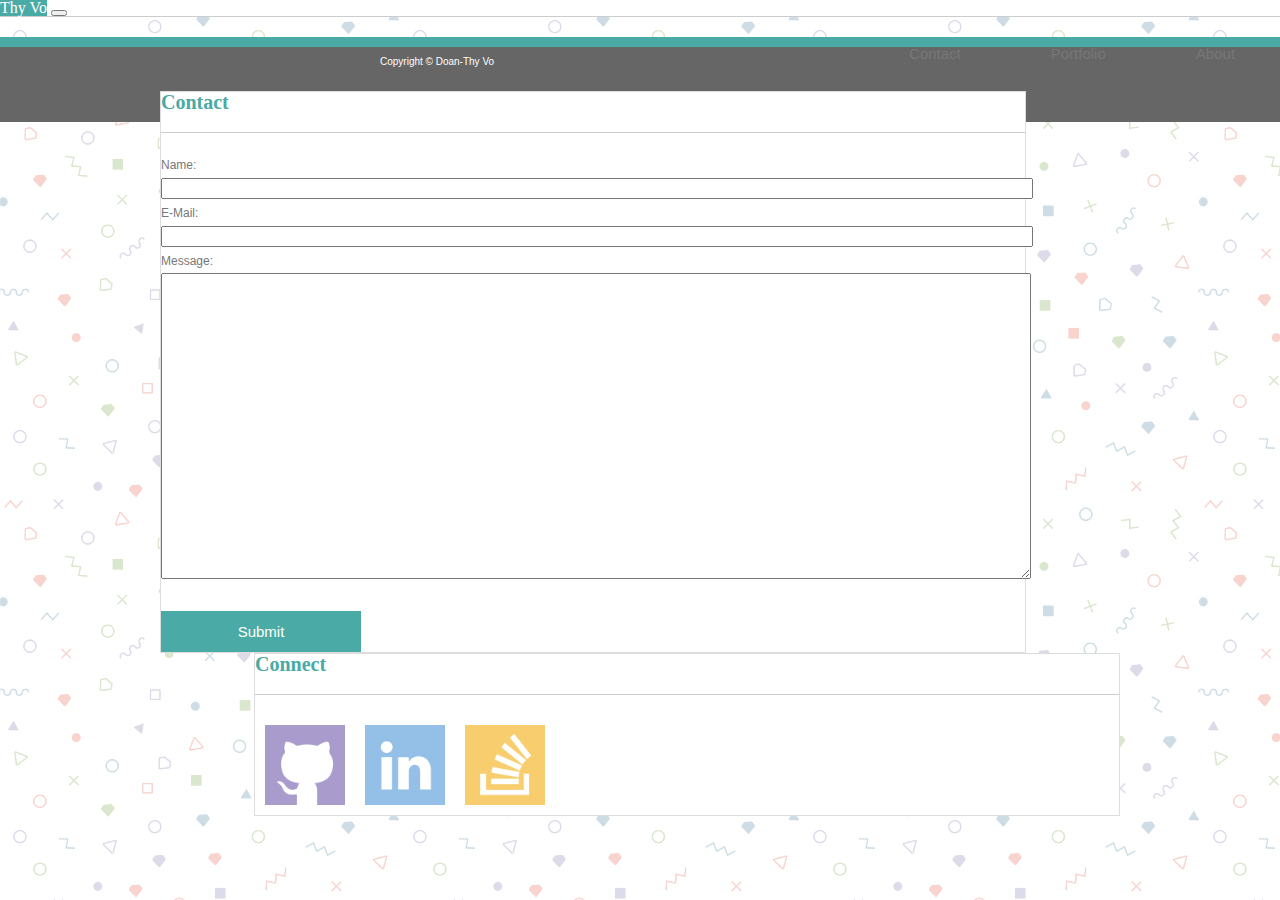
<file: contact.html>
<!DOCTYPE html>
<html lang="en-us">

    <head>
        <title>Thy Vo Portfolio</title>
        <link rel="stylesheet" type="text/css" href="assests/css/reset.css">
        <link rel="stylesheet" href="https://stackpath.bootstrapcdn.com/bootstrap/4.1.0/css/bootstrap.min.css" integrity="sha384-9gVQ4dYFwwWSjIDZnLEWnxCjeSWFphJiwGPXr1jddIhOegiu1FwO5qRGvFXOdJZ4" crossorigin="anonymous">
        <link rel="stylesheet" type="text/css" href="assests/css/style.css">
        <link rel="stylesheet" type="text/css" href="assests/css/style-contact.css">
    </head>
    <header>
            <div class="row justify-content-center">
            <div class="col-md-8 col-12">
            <nav class="navbar navbar-expand-md navbar-light ">
                    <span class="navbar-brand mb-0 h1">Thy Vo</span>
                    <button class="navbar-toggler" type="button" data-toggle="collapse" data-target="#navbarNavDropdown" aria-controls="navbarNavDropdown" aria-expanded="false" aria-label="Toggle navigation">
                      <span class="navbar-toggler-icon"></span>
                    </button>
                    <div class="collapse navbar-collapse" id="navbarNavDropdown">
                      <ul class="navbar-nav">
                            <a class="nav-item nav-link" href="index.html">About</a>
                            <a class="nav-item nav-link" href="portfolio.html">Portfolio</a>
                            <a class="nav-item nav-link" href="contact.html">Contact</a>
                      </ul>
                    </div>
                  </nav>
    </div></div>
    </header>
    
    <body>
        <div class="row container justify-content-center">
            <div class="col-md-8 col-12 contact">
                    
                <div class="contenttitle">
                    Contact
                </div>

                <form>
                    Name:<br>
                    <input type="text" name="name"><br>
                    E-Mail:<br>
                    <input type="text" name="e-mail"><br>
                    Message:<br>
                    <textarea name="message" style="height:300px"></textarea>
                    <br><br>
                    <input class="button" type="submit" value="Submit">
                </form>

            </div>

            <div class="col-md-4 col-12 connect">

                    <div class="contenttitle">
                        Connect
                    </div>

                    <a href="#"><img class="logo" src="assests/images/githublogo.png" alt="Github"></a>
                    <a href="#"><img class="logo" src="assests/images/linkedinlogo.png" alt="LinkedIn"></a>
                    <a href="#"><img class="logo" src="assests/images/stackoverflowlogo.png" alt="Stack Overflow"></a>

            </div>
        </div>
        
   <script src="https://code.jquery.com/jquery-3.3.1.slim.min.js" integrity="sha384-q8i/X+965DzO0rT7abK41JStQIAqVgRVzpbzo5smXKp4YfRvH+8abtTE1Pi6jizo" crossorigin="anonymous"></script>
   <script src="https://cdnjs.cloudflare.com/ajax/libs/popper.js/1.14.0/umd/popper.min.js" integrity="sha384-cs/chFZiN24E4KMATLdqdvsezGxaGsi4hLGOzlXwp5UZB1LY//20VyM2taTB4QvJ" crossorigin="anonymous"></script>
   <script src="https://stackpath.bootstrapcdn.com/bootstrap/4.1.0/js/bootstrap.min.js" integrity="sha384-uefMccjFJAIv6A+rW+L4AHf99KvxDjWSu1z9VI8SKNVmz4sk7buKt/6v9KI65qnm" crossorigin="anonymous"></script>
   </body>

   <footer>
       <div class="row justify-content-center">
       <div class="col-md-8 col-12 footertxt">
       Copyright © Doan-Thy Vo
       </div>    
       </div>
   </footer>
</html>
</file>
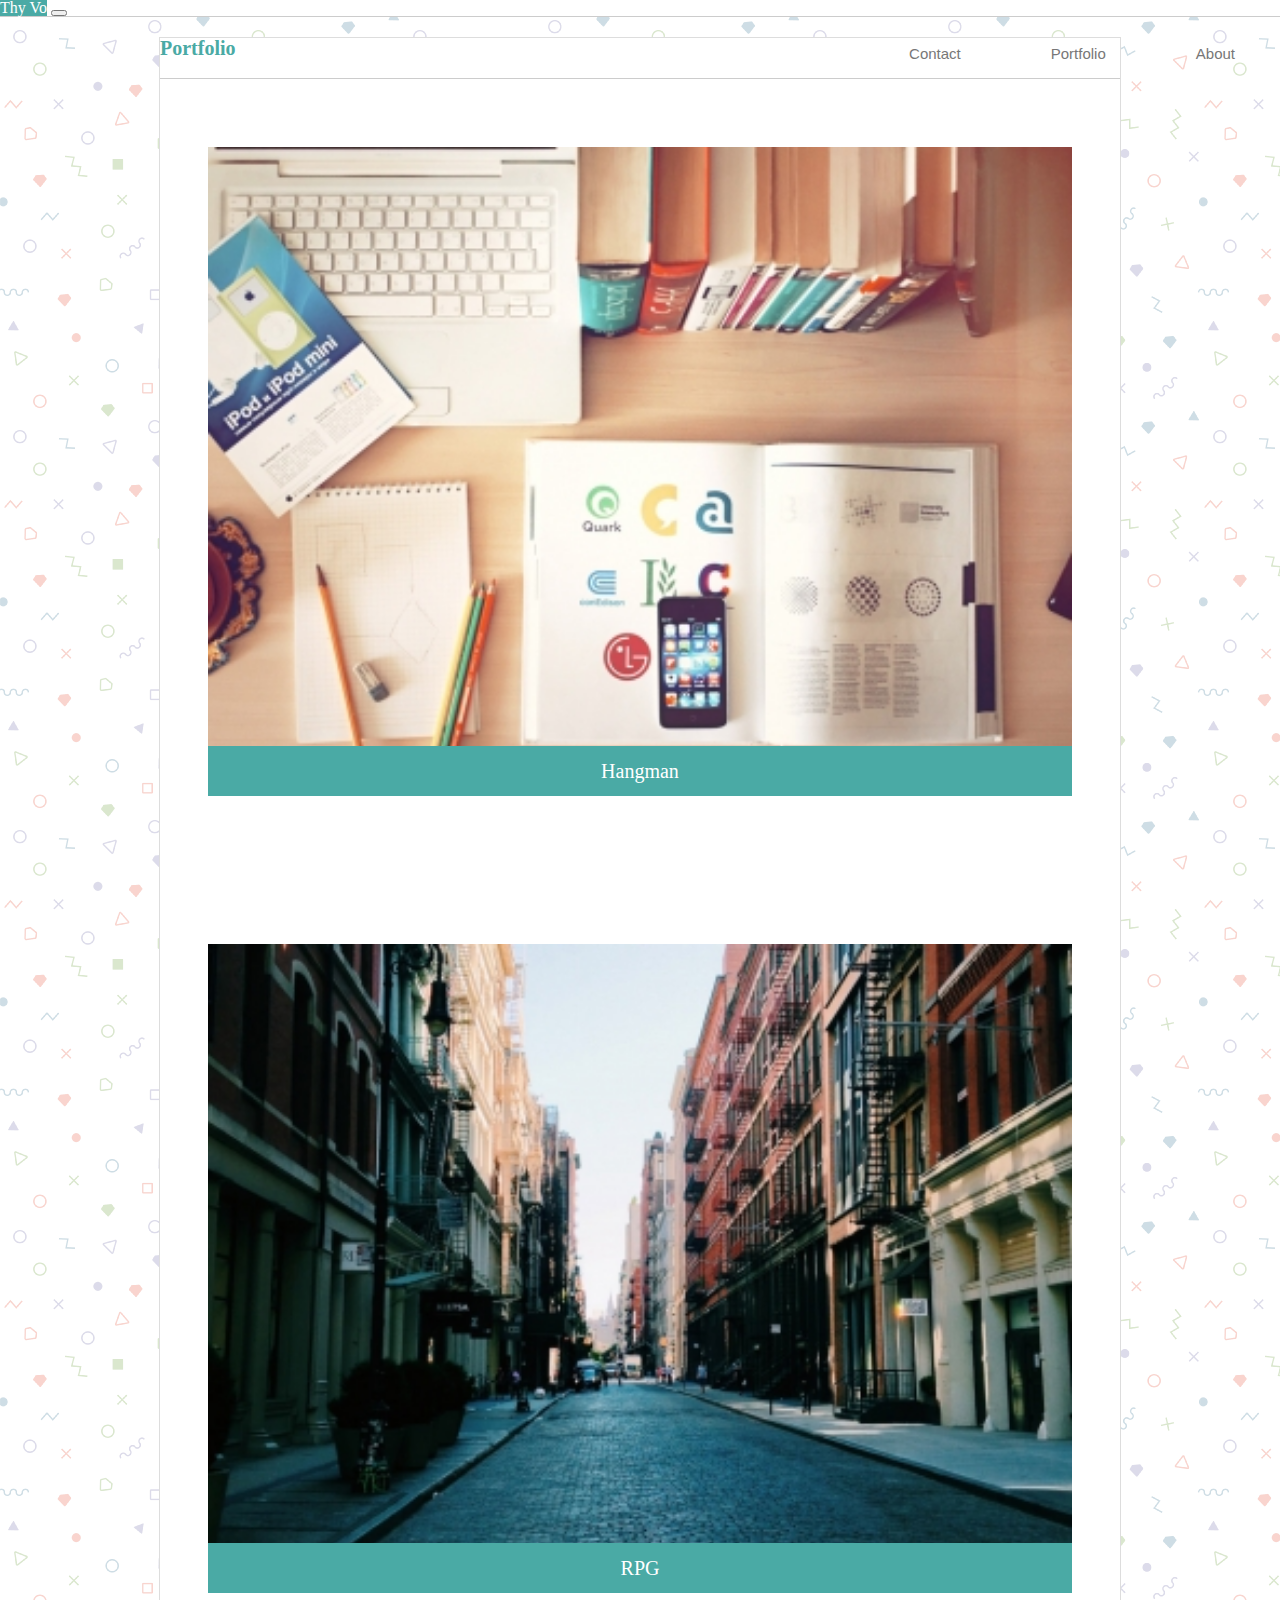
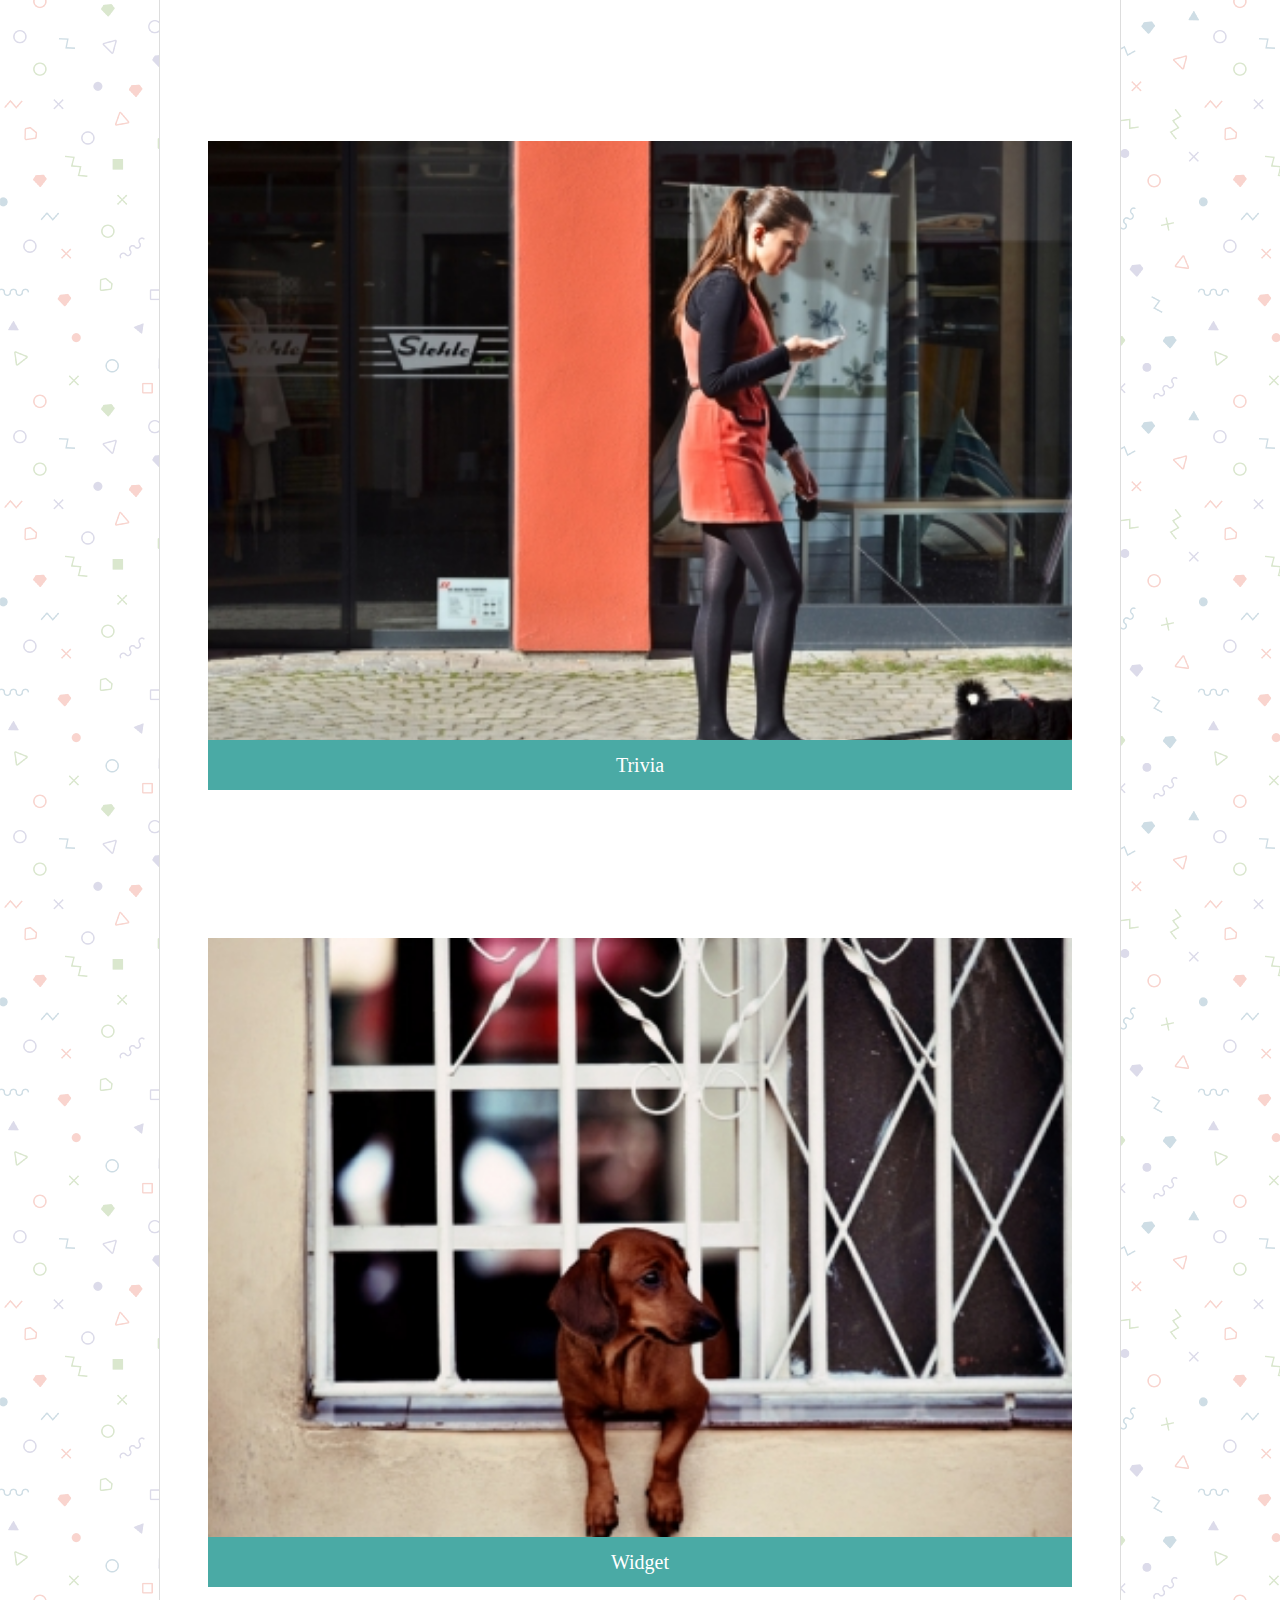
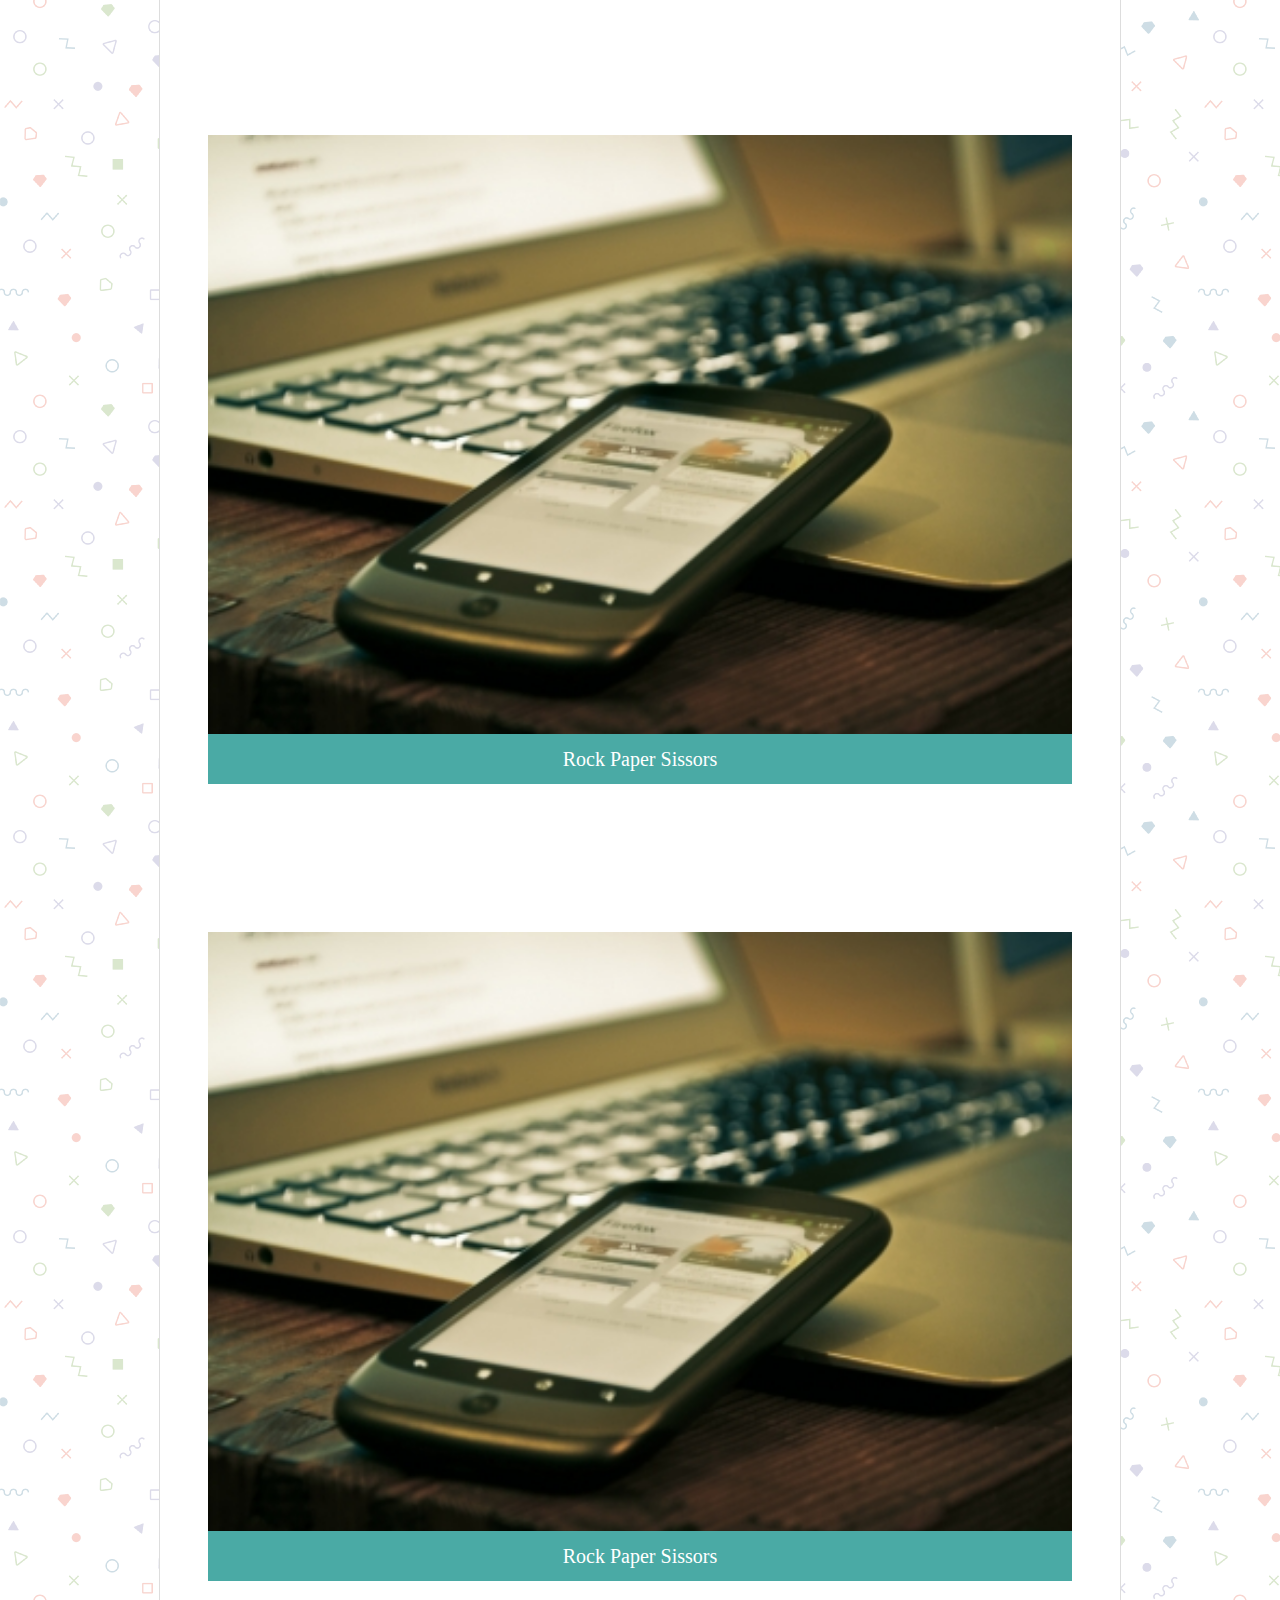
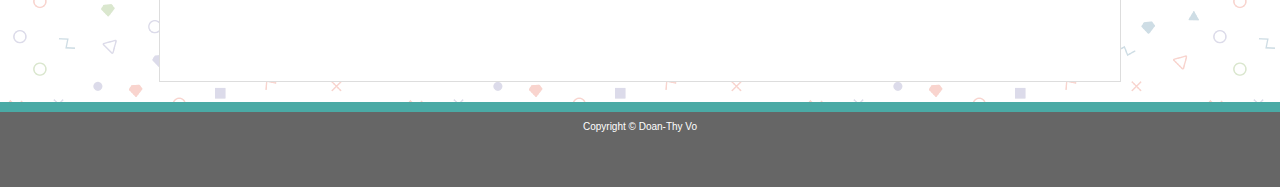
<file: portfolio.html>
<!DOCTYPE html>
<html lang="en-us">

    <head>
        <title>Thy Vo Portfolio</title>
        <link rel="stylesheet" type="text/css" href="assests/css/reset.css">
        <link rel="stylesheet" href="https://stackpath.bootstrapcdn.com/bootstrap/4.1.0/css/bootstrap.min.css" integrity="sha384-9gVQ4dYFwwWSjIDZnLEWnxCjeSWFphJiwGPXr1jddIhOegiu1FwO5qRGvFXOdJZ4" crossorigin="anonymous">
        <link rel="stylesheet" type="text/css" href="assests/css/style.css">
        <link rel="stylesheet" type="text/css" href="assests/css/style-portfolio.css">
    </head>

<header>
        <div class="row justify-content-center">
        <div class="col-md-8 col-12">
        <nav class="navbar navbar-expand-md navbar-light ">
                <span class="navbar-brand mb-0 h1">Thy Vo</span>
                <button class="navbar-toggler" type="button" data-toggle="collapse" data-target="#navbarNavDropdown" aria-controls="navbarNavDropdown" aria-expanded="false" aria-label="Toggle navigation">
                  <span class="navbar-toggler-icon"></span>
                </button>
                <div class="collapse navbar-collapse" id="navbarNavDropdown">
                  <ul class="navbar-nav">
                        <a class="nav-item nav-link" href="index.html">About</a>
                        <a class="nav-item nav-link" href="portfolio.html">Portfolio</a>
                        <a class="nav-item nav-link" href="contact.html">Contact</a>
                  </ul>
                </div>
              </nav>
</div></div>
</header>

    <body>
        <section class="container">
            <div class="contenttitle">
                Portfolio
            </div>

        <div class="row">
            <div class="col-md-6 col-sm-12">
            <img class="projectsbg" src="assests/images/placeimg_1.jpg">
            <div class="projectlabel"><a class="projlink" href="#">
                Hangman
            </a></div></div>

            <div class="col-md-6 col-sm-12">
            <img class="projectsbg" src="assests/images/placeimg_2.jpg">
            <div class="projectlabel"><a class="projlink" href="#">
                RPG
            </a></div></div>
        </div>
        <div class="row">                
            <div class="col-md-6 col-sm-12">
            <img class="projectsbg" src="assests/images/placeimg_3.jpg">
            <div class="projectlabel"><a class="projlink" href="#">
                Trivia
            </a></div></div>

            <div class="col-md-6 col-sm-12">
            <img class="projectsbg" src="assests/images/placeimg_4.jpg">
            <div class="projectlabel"><a class="projlink" href="#">
                Widget
            </a></div></div>

        </div>
        <div class="row">
            <div class="col-md-6 col-sm-12">
            <img class="projectsbg" src="assests/images/placeimg_5.jpg">
            <div class="projectlabel"><a class="projlink" href="#">
                Rock Paper Sissors
            </a></div></div>

            <div class="col-md-6 col-sm-12">
            <img class="projectsbg" src="assests/images/placeimg_5.jpg">
             <div class="projectlabel"><a class="projlink" href="#">
                Rock Paper Sissors
             </a></div></div>
        </div>
        </section>

    <script src="https://code.jquery.com/jquery-3.3.1.slim.min.js" integrity="sha384-q8i/X+965DzO0rT7abK41JStQIAqVgRVzpbzo5smXKp4YfRvH+8abtTE1Pi6jizo" crossorigin="anonymous"></script>
    <script src="https://cdnjs.cloudflare.com/ajax/libs/popper.js/1.14.0/umd/popper.min.js" integrity="sha384-cs/chFZiN24E4KMATLdqdvsezGxaGsi4hLGOzlXwp5UZB1LY//20VyM2taTB4QvJ" crossorigin="anonymous"></script>
    <script src="https://stackpath.bootstrapcdn.com/bootstrap/4.1.0/js/bootstrap.min.js" integrity="sha384-uefMccjFJAIv6A+rW+L4AHf99KvxDjWSu1z9VI8SKNVmz4sk7buKt/6v9KI65qnm" crossorigin="anonymous"></script>
    </body>

    <footer>
        <div class="row justify-content-center">
        <div class="col-md-8 col-12 footertxt">
        Copyright © Doan-Thy Vo
        </div>    
        </div>
    </footer>
</html>
</file>
<file: assests/css/style.css>
header {
    background-color: #ffffff;
    border-bottom: 1px solid #cccccc;
}

body {
    background-image: url("../images/bg.png");
    min-height: 100vh;
}

footer {
    display: block;
    color: white;
    height: 75px;
    background-color: #666666;
    border-top: 10px solid #4aaaa5;
    margin-top: 20px;
}

p {
    font-family: 'Arial', 'Helvetica Neue', Helvetica, sans-serif;
    font-size: 12px;
    line-height: 2;
    color: #777777;
}


.navbar-brand {
    height: 100%;
    color: rgb(255, 255, 255);
    background-color: #4aaaa5;
}

.nav-link {
    font-size: 15px;
    font-family: 'Arial', 'Helvetica Neue', Helvetica, sans-serif;
    color: #777777;
    margin: 15px;
    padding: 15px 30px 15px 30px;
    float: right;
    text-decoration: none;
    -webkit-transition-duration: 0.4s;
    transition-duration: 0.4s;
}

.link:hover {
    background-color: rgb(214, 214, 214);
    color: white;
}

.contenttitle {
    font-family: 'Georgia', Times, 'Times New Roman', serif;
    font-size: 20px;
    font-weight: bold;
    color:#4aaaa5;
    padding-bottom: 20px;
    border-bottom: 1px solid #cccccc;
    margin-bottom: 20px;
}

.footertxt {
    text-align: center;
    font-family: 'Arial', 'Helvetica Neue', Helvetica, sans-serif;
    font-size: 10px;
    padding: 10px;
}

.clearfix:after {
    content: "";
    display: table;
    clear: both; 
}
</file>
<file: assests/css/style-contact.css>
.container {
    width: 100%;
    max-width: 960px;
    margin: 20px auto auto auto;
}

.contact {
    width: 90%;
    float: left;
    background-color: white;
    border: 1px solid #dddddd;
}

.connect {
    width: 90%;
    float: right;
    background-color: white;
    border: 1px solid #dddddd;
}

form {
    font-family: 'Arial', 'Helvetica Neue', Helvetica, sans-serif;
    font-size: 12px;
    line-height: 2;
    color: #777777;
}

input, textarea {
    width: 100%;
}

.button {
    width: 200px;
    font-size: 15px;
    font-family: 'Arial', 'Helvetica Neue', Helvetica, sans-serif;
    padding: 10px 15px;
    background-color: #4aaaa5;
    color: white;
    border: 2px solid #4aaaa5;
    text-decoration: none;
    -webkit-transition-duration: 0.4s;
    transition-duration: 0.4s;
    text-align: center;
}

.button:hover {
    color: #777777;
    background-color: #FFFFFF
}

.logo {
    float: left;
    width: 80px; 
    padding: 10px; 
    -webkit-transition-duration: 0.4s;
    transition-duration: 0.4s;
}

.logo:hover {
    opacity: 0.3;
}
</file>
<file: assests/css/style-portfolio.css>
.container {
    width: 100%;
    max-width: 960px;
    margin: 20px auto auto auto;
    background-color: white;
    border: 1px solid #dddddd;
}

img {
    Margin: 5%;
    width: 90%;
    z-index: 2;
}

.projectlabel {
    position: relative;
    text-align: center;
    padding: 15px 0px 15px 0px;
    width: 90%;
    margin: auto;
    top: -100px;
    background-color: #4aaaa5;
    z-index: 3;
    -webkit-transition-duration: 0.4s;
    transition-duration: 0.4s;
}

.projectlabel:hover {
    opacity: 0.3;
}

.projlink {
    font-family: 'Georgia', Times, 'Times New Roman', serif;
    color: #ffffff;
    font-size: 20px;
    text-decoration: none;
    -webkit-transition-duration: 0.4s;
    transition-duration: 0.4s;
}
</file>
